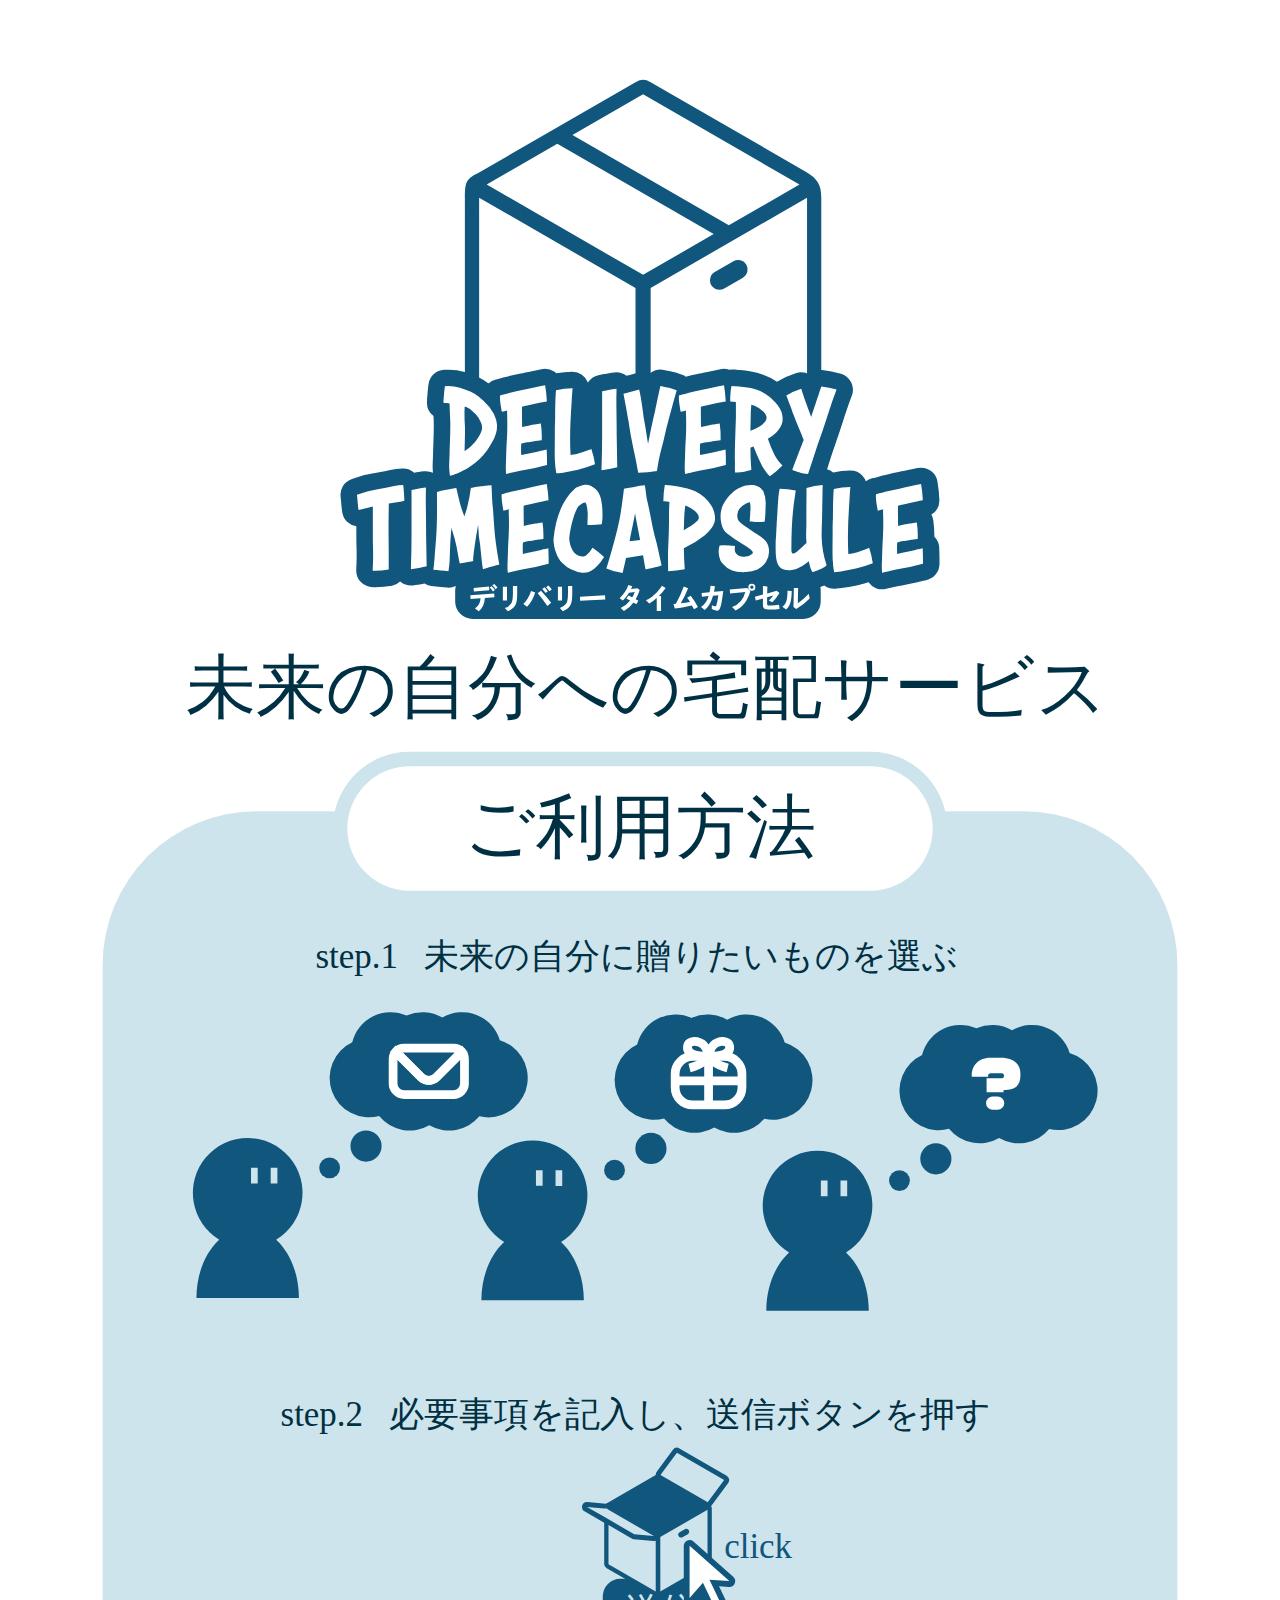
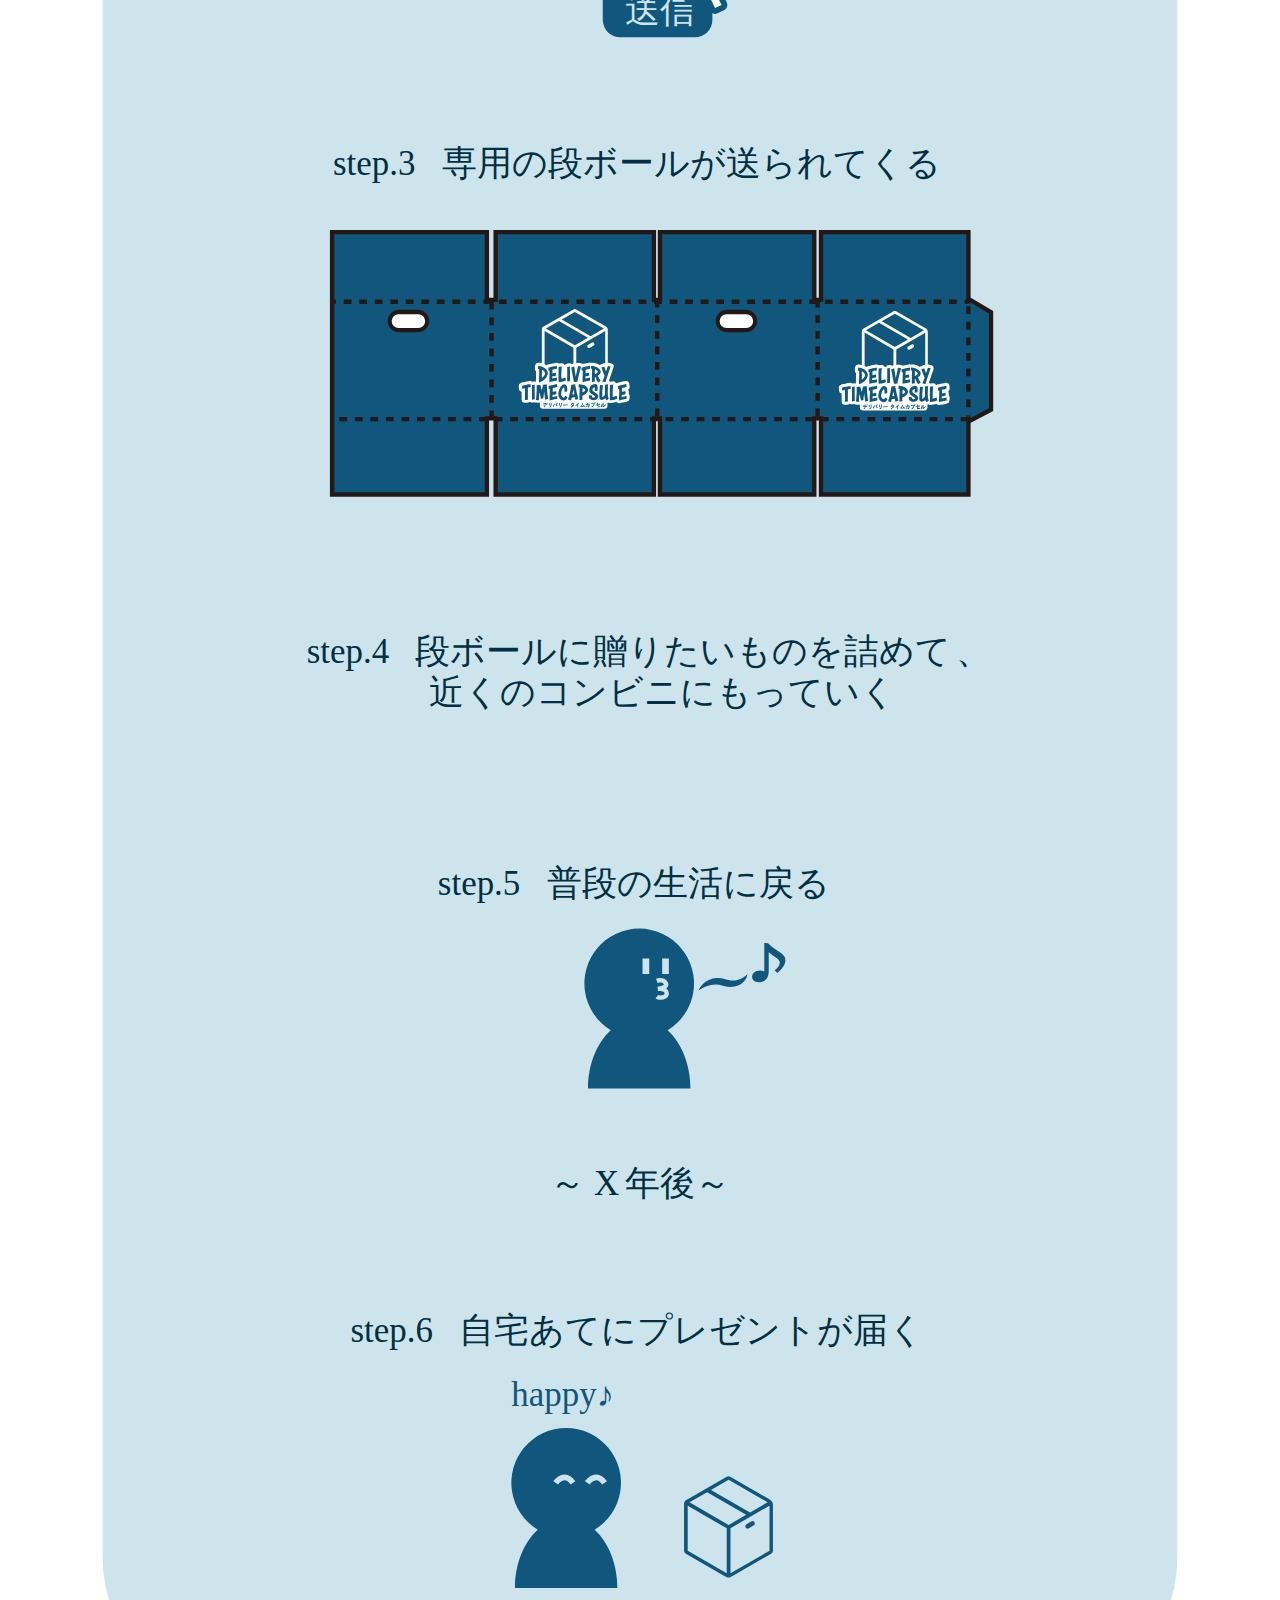
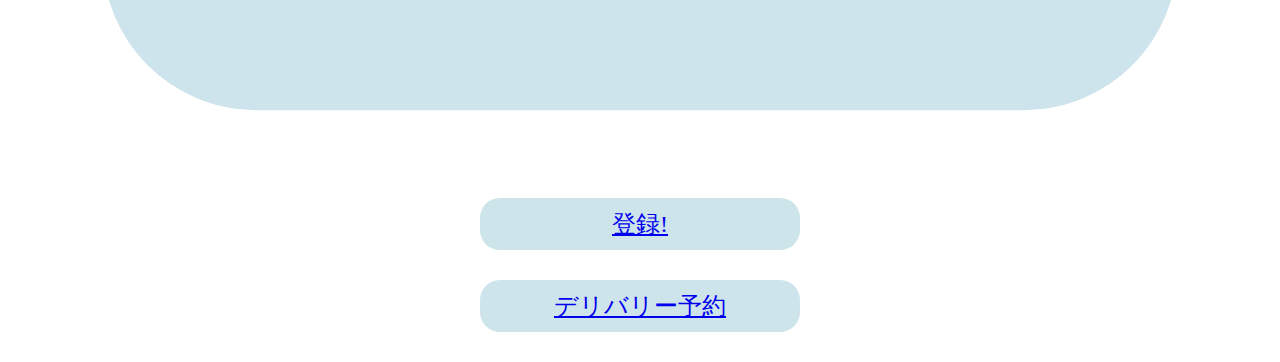
<file: static/index.html>
﻿<!DOCTYPE html>
<html>
<head>
    <meta charset="utf-8" />
    <link href="StyleSheet.css" rel="stylesheet" type="text/css" media="all">
    <title>（株）デリバリー・タイムカプセル</title>
</head>
<body>
    <center>
        <img src="intro.svg">
    </center>
    <div class="aaaa">
        <A href="HtmlPage01.html">登録!</A>
    </div>
    <div class="aaaa">
        <A href="HtmlPage02.html">デリバリー予約</A>
    </div>
</body>
</html>
</file>
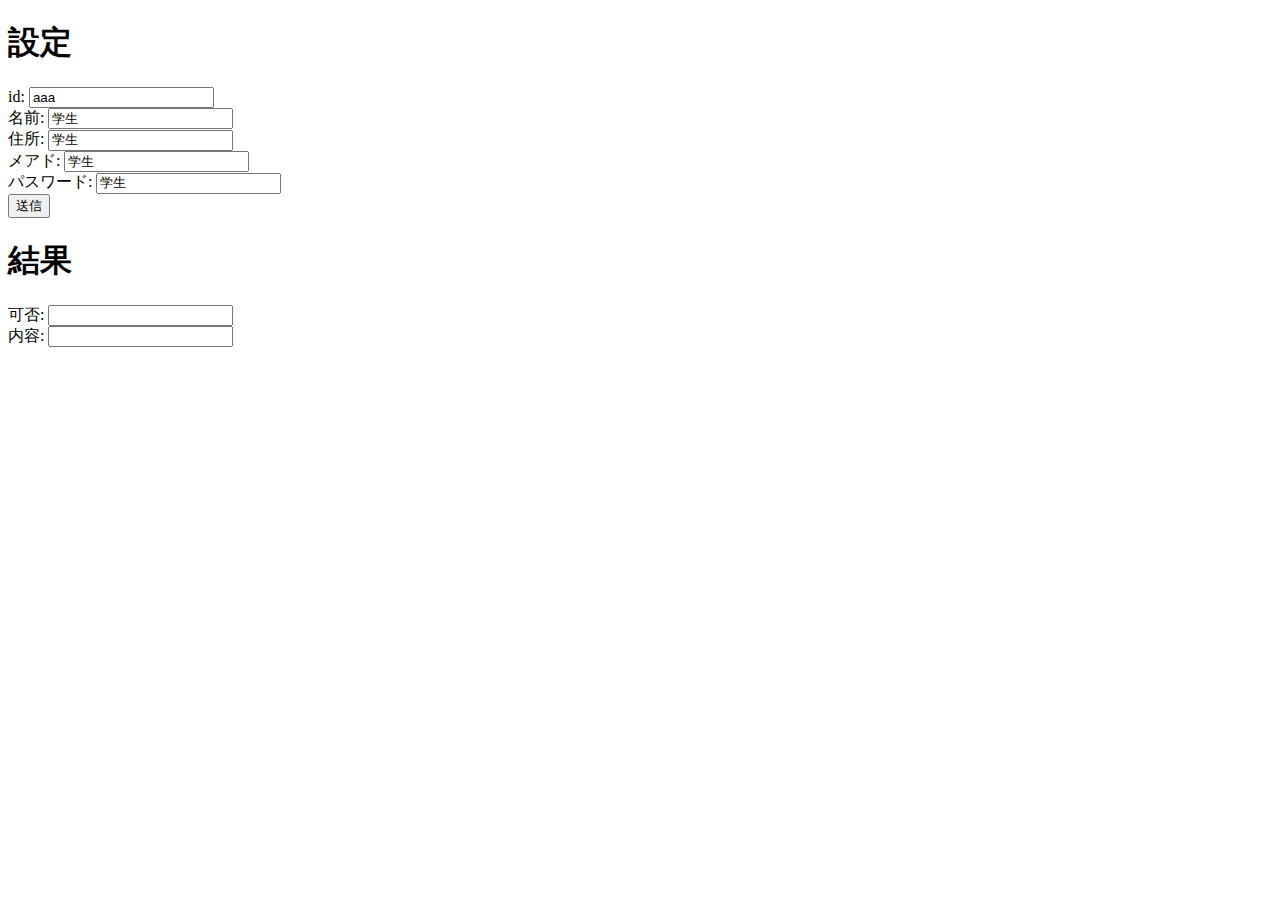
<file: sample_api_load.html>
<!DOCTYPE html>
<html>
    <head>
        <meta charset="utf-8">
        <title>サンプル</title>
    </head>
    <body>
        <h1>設定</h1>
        <p>
            id: <input type="text" id="id" value="aaa"><br>
            名前: <input type="text" id="name" value="学生"><br>
            住所: <input type="text" id="address" value="学生"><br>
            メアド: <input type="text" id="mail_address" value="学生"><br>
            パスワード: <input type="text" id="password" value="学生"><br>

            <input type="button" id="execute" value="送信"><br>
        </p>
        <h1>結果</h1>
        <p>
            可否: <input type="text" id="result" value=""><br>
            内容: <input type="text" id="detail" value=""><br>
        </p>
        <script src="//ajax.googleapis.com/ajax/libs/jquery/2.1.1/jquery.min.js"></script>
        <script src="sample_api_load.js"></script>
    </body>
</html>
</file>
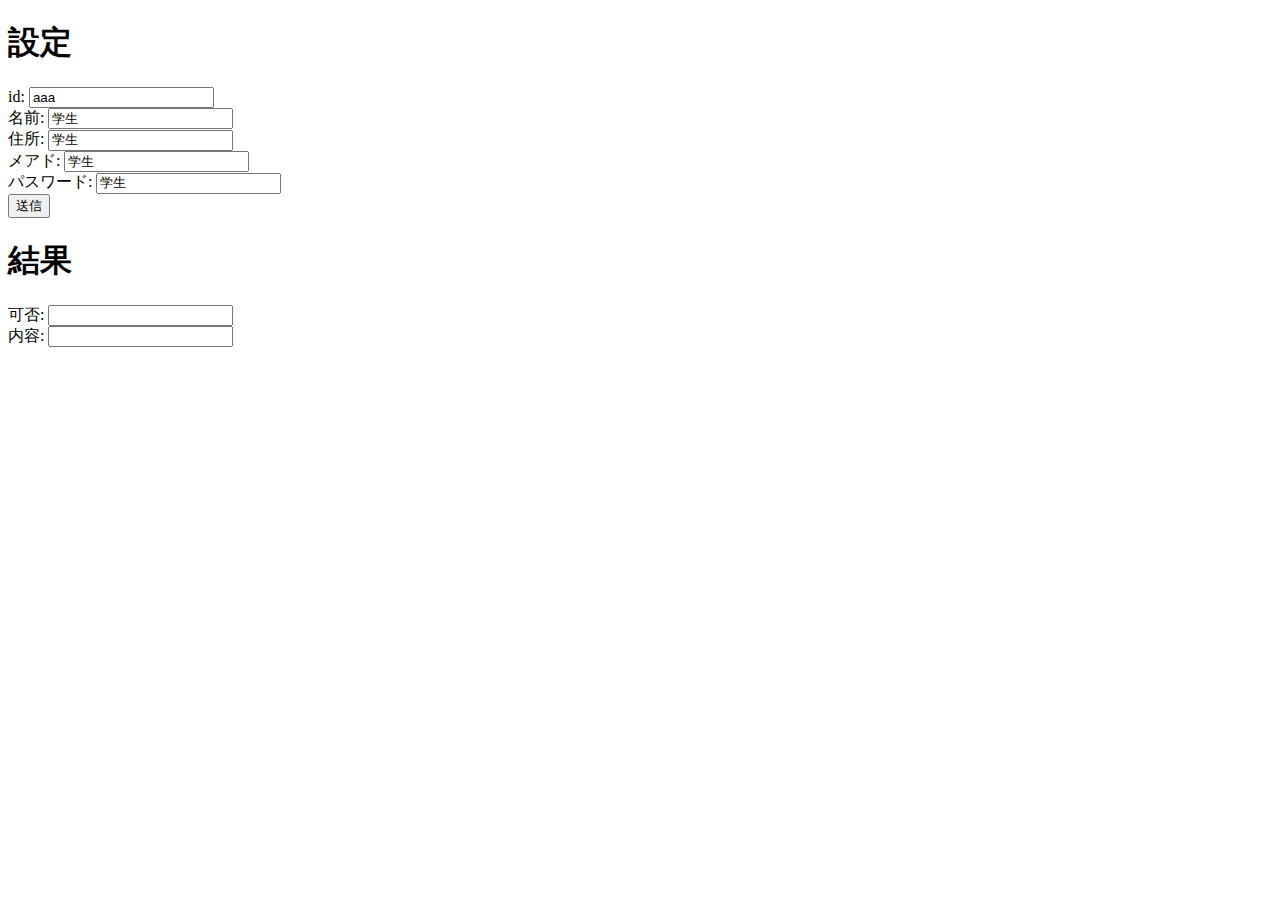
<file: templates/sample_api_load.html>
<!-- index.html -->

<!DOCTYPE html>
<html>
    <head>
        <meta charset="utf-8">
        <title>サンプル</title>
    </head>
    <body>
        <h1>設定</h1>
        <p>
            id: <input type="text" id="id" value="aaa"><br>
            名前: <input type="text" id="name" value="学生"><br>
            住所: <input type="text" id="address" value="学生"><br>
            メアド: <input type="text" id="mail_address" value="学生"><br>
            パスワード: <input type="text" id="password" value="学生"><br>

            <input type="button" id="execute" value="送信"><br>
        </p>
        <h1>結果</h1>
        <p>
            可否: <input type="text" id="result" value=""><br>
            内容: <input type="text" id="detail" value=""><br>
        </p>
        <script src="//ajax.googleapis.com/ajax/libs/jquery/2.1.1/jquery.min.js"></script>
        <script src="../static/sample_api_load.js"></script>
    </body>
</html>
</file>
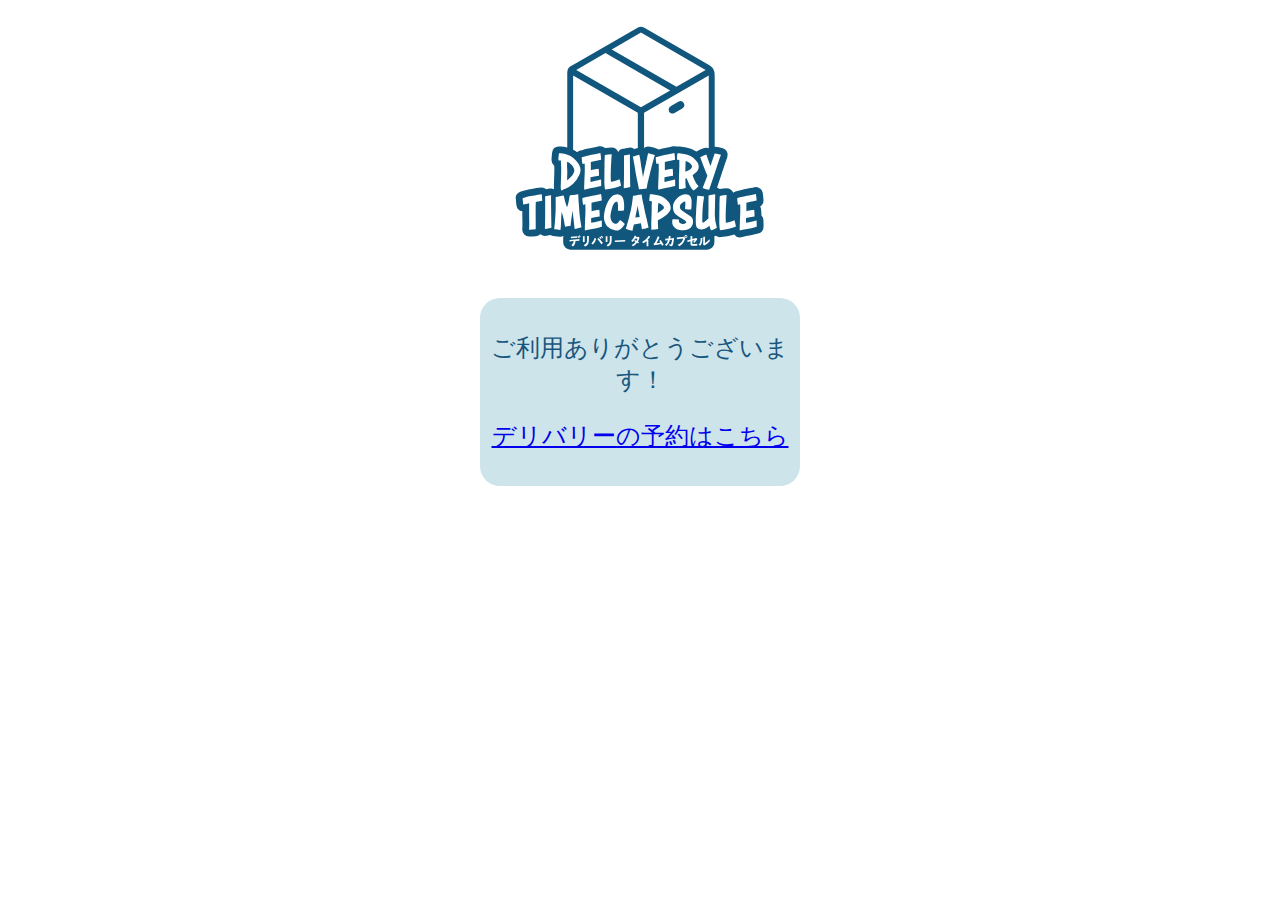
<file: templates/thanks01.html>
<!DOCTYPE html>
<html>
<head>
    <link href="/static/StyleSheet.css" rel="stylesheet" type="text/css" media="all">
    <meta charset="utf-8" />
    <title>（株）デリバリー・タイムカプセル</title>
</head>
<body>
    <center>
        <a href="/"><img src="/static/logo.svg" width="256" height="256"></a>
    </center>
    <div class="aaaa">
        <p>ご利用ありがとうございます！</p>

        <p><a href="/reservation">デリバリーの予約はこちら</a></p>
    </div>
</body>
</html>
</file>
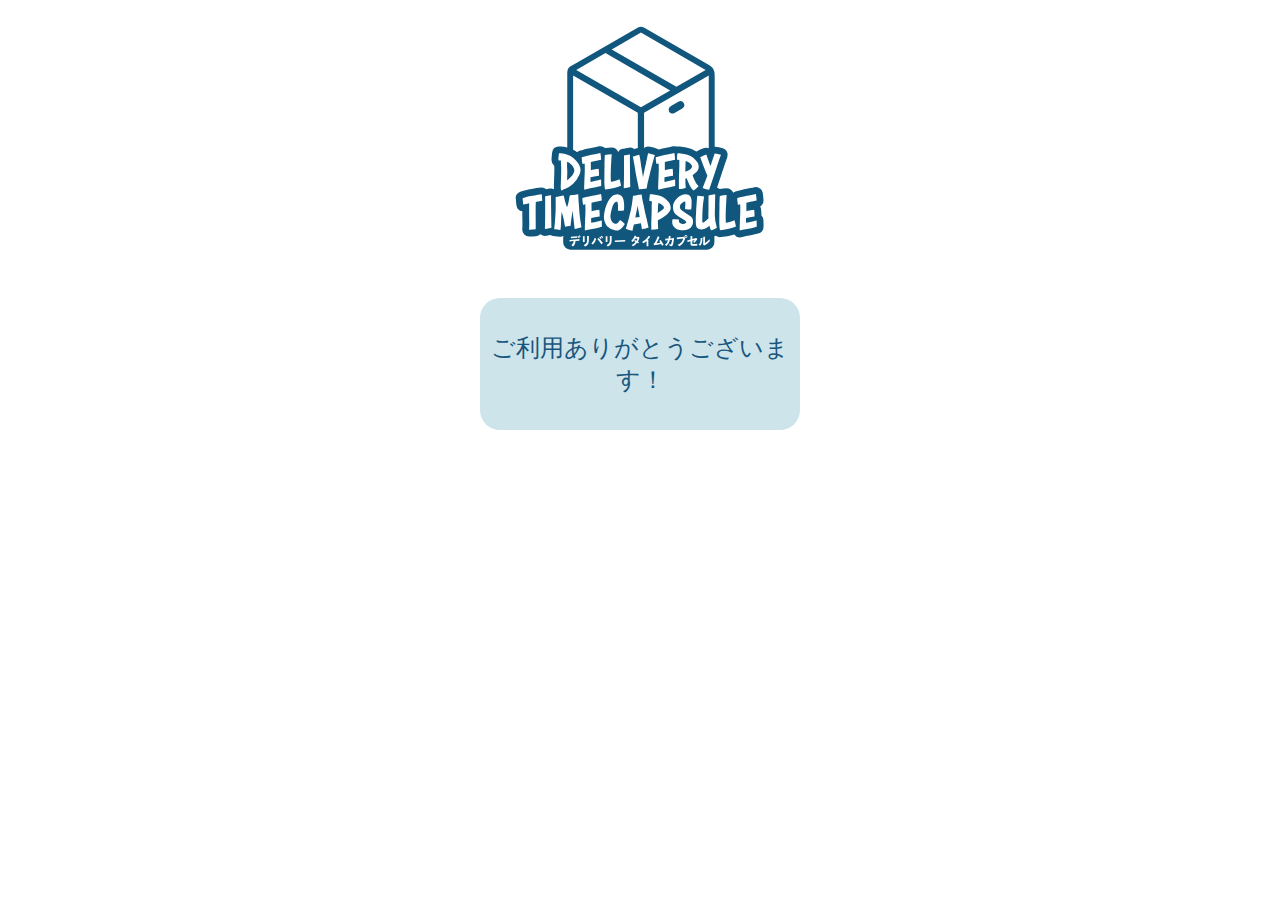
<file: templates/thanks02.html>
<!DOCTYPE html>
<html>
<head>
    <link href="/static/StyleSheet.css" rel="stylesheet" type="text/css" media="all">
    <meta charset="utf-8" />
    <title>（株）デリバリー・タイムカプセル</title>
</head>
<body>
    <center>
        <a href="/"><img src="/static/logo.svg" width="256" height="256"></a>
    </center>
    <div class="aaaa">
        <p>ご利用ありがとうございます！</p>
    </div>
</body>
</html>
</file>
<file: static/StyleSheet.css>
﻿.aaaa {
    background: #cee4eb;
    width: 300px;
    padding: 10px;
    text-align: center;
    margin: 30px auto;
    color: #18567d;
    font-size: 150%;
    border-radius: 20px;
}
</file>
